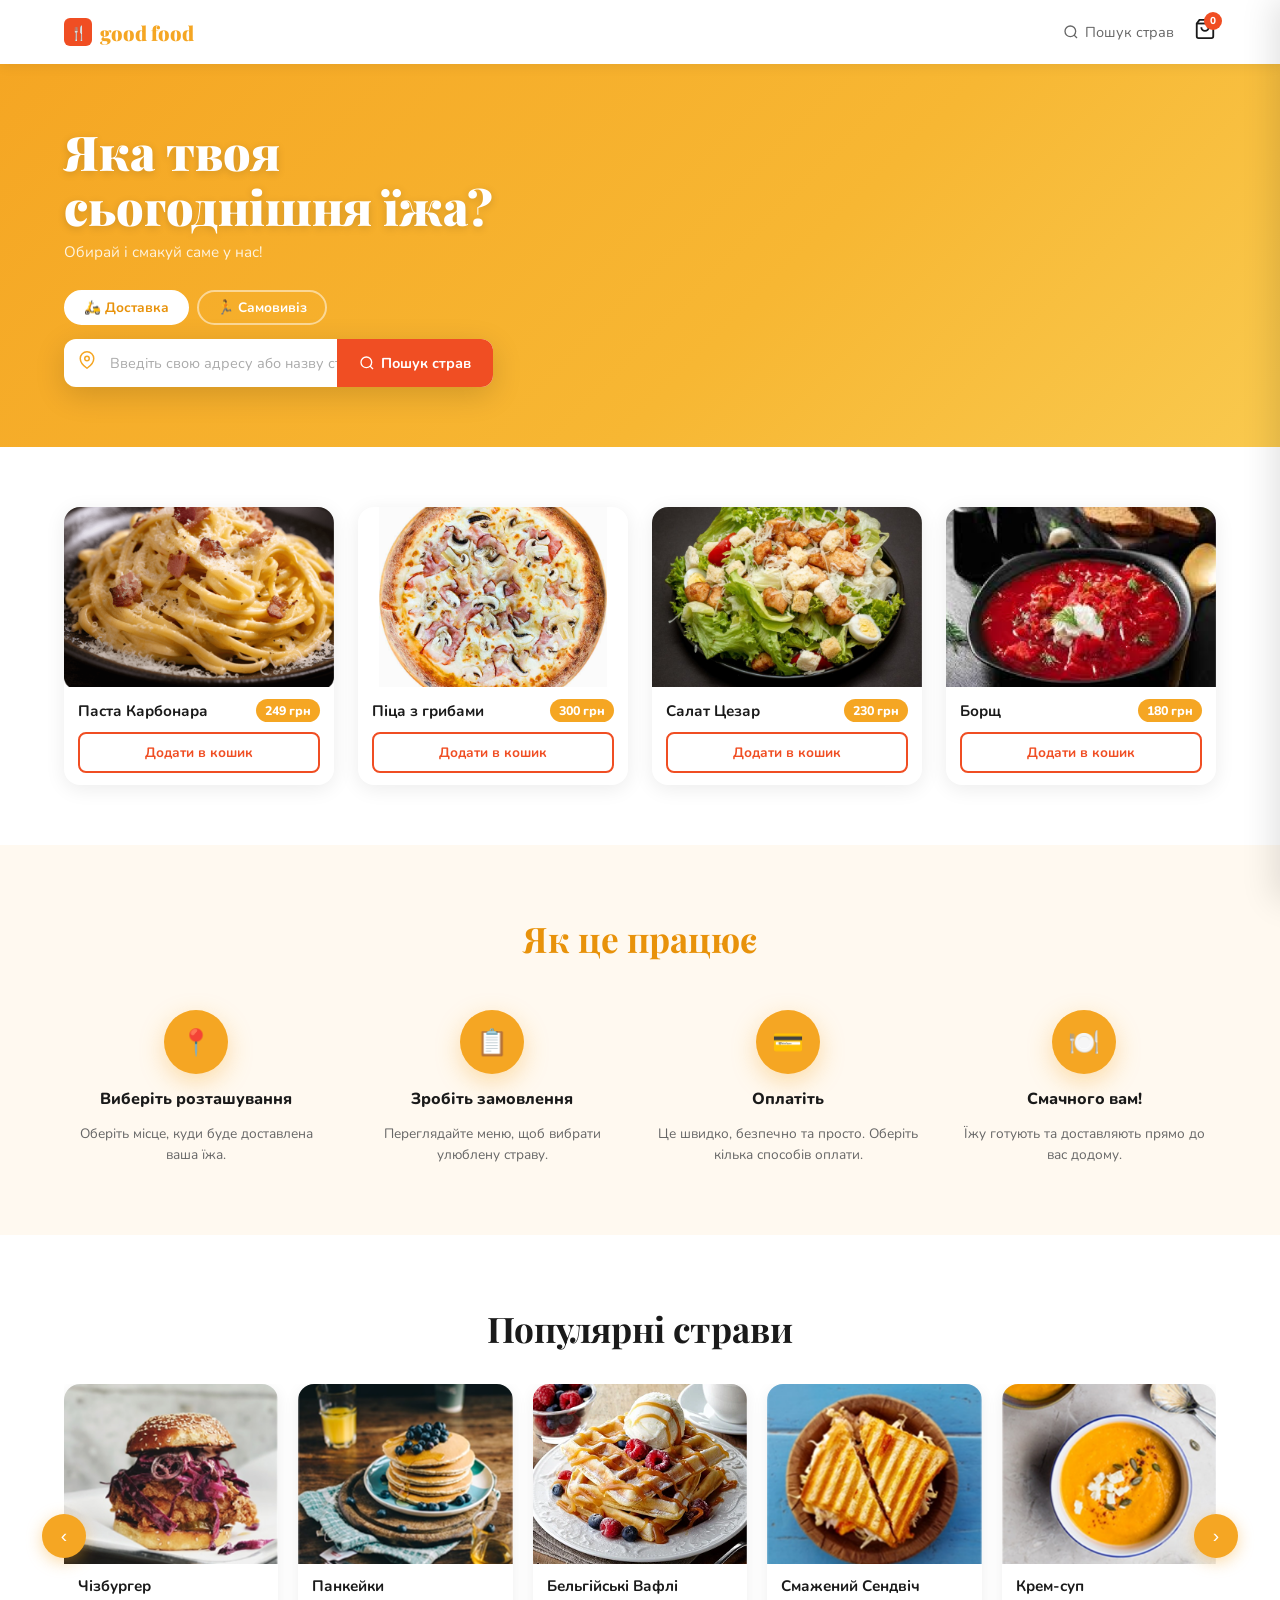
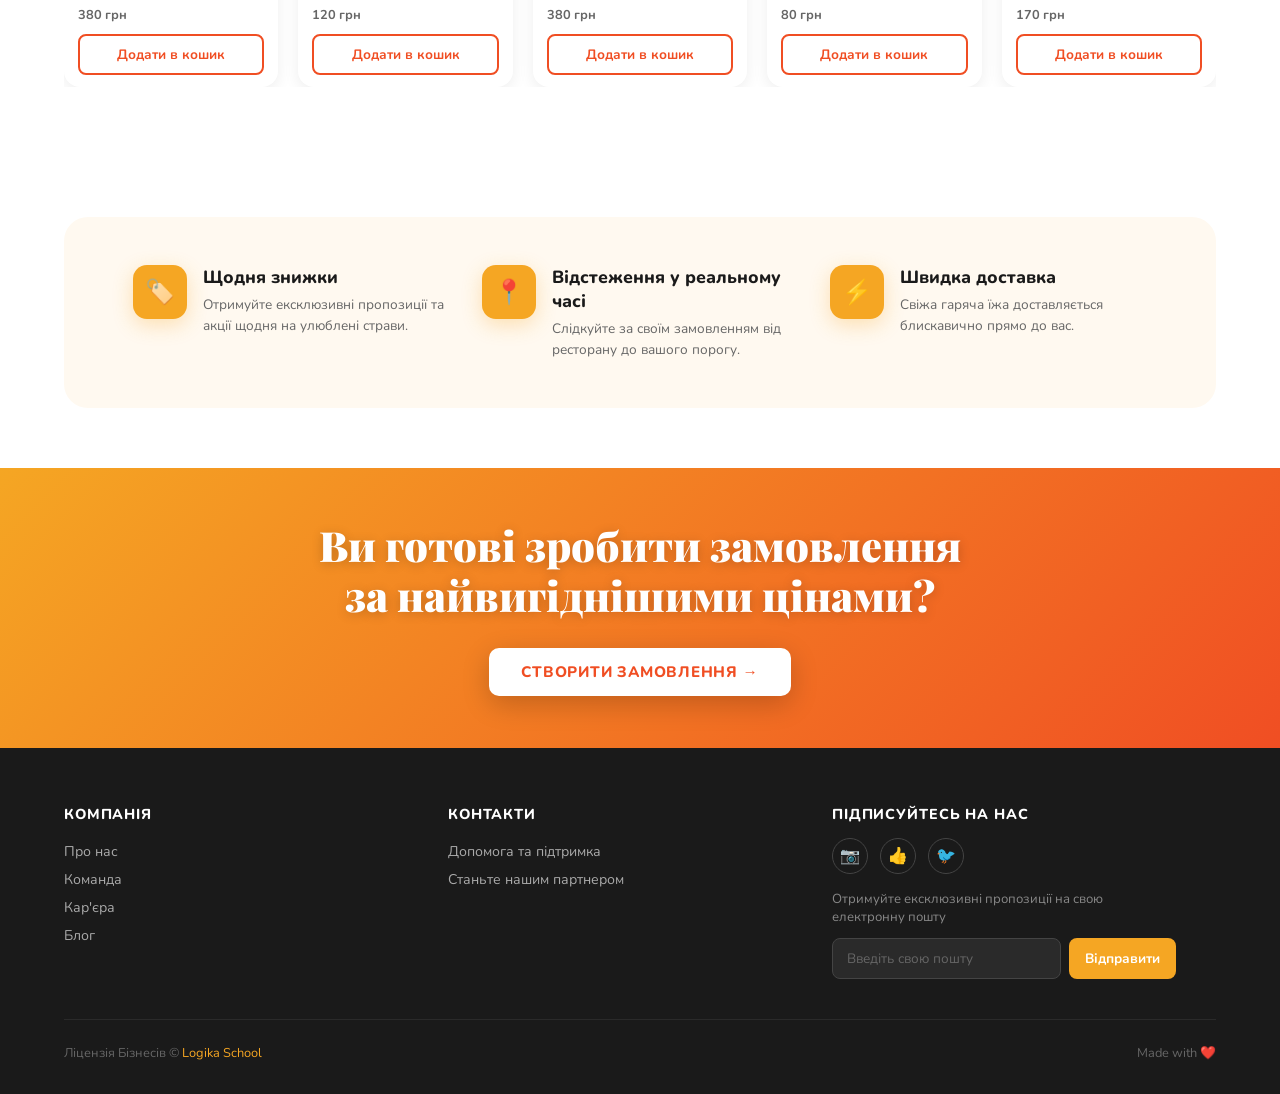
<file: index.html>
<!DOCTYPE html>
<html lang="uk">
<head>
  <meta charset="UTF-8" />
  <meta name="viewport" content="width=device-width, initial-scale=1.0" />
  <title>Good Food — Яка твоя сьогоднішня їжа?</title>
  <link href="https://fonts.googleapis.com/css2?family=Nunito:wght@400;600;700;800;900&family=Playfair+Display:wght@700;900&display=swap" rel="stylesheet" />
  <link rel="stylesheet" href="style.css" />
</head>
<body>

<!-- NAVBAR -->
<nav>
  <a class="logo" href="#">
    <span class="logo-icon">🍴</span>
    <span>good <span>food</span></span>
  </a>
  <div class="nav-right">
    <div class="nav-search" id="nav-search-btn">
      <svg width="16" height="16" fill="none" stroke="currentColor" stroke-width="2" viewBox="0 0 24 24"><circle cx="11" cy="11" r="8"/><path d="m21 21-4.35-4.35"/></svg>
      Пошук страв
    </div>
    <div class="nav-cart" id="cart-icon">
      <svg width="22" height="22" fill="none" stroke="currentColor" stroke-width="2" viewBox="0 0 24 24"><path d="M6 2 3 6v14a2 2 0 0 0 2 2h14a2 2 0 0 0 2-2V6l-3-4Z"/><line x1="3" y1="6" x2="21" y2="6"/><path d="M16 10a4 4 0 0 1-8 0"/></svg>
      <div class="cart-badge" id="cart-badge">0</div>
    </div>
  </div>
</nav>

<!-- SEARCH OVERLAY -->
<div class="search-overlay" id="search-overlay">
  <div class="search-overlay-inner">
    <button class="search-close" id="search-close">&times;</button>
    <h2 class="search-overlay-title">Пошук страв</h2>
    <div class="search-overlay-bar">
      <svg width="20" height="20" fill="none" stroke="currentColor" stroke-width="2" viewBox="0 0 24 24"><circle cx="11" cy="11" r="8"/><path d="m21 21-4.35-4.35"/></svg>
      <input type="text" id="search-input" placeholder="Введіть назву страви..." autocomplete="off" />
    </div>
    <div class="search-results" id="search-results"></div>
  </div>
</div>

<!-- CART DRAWER -->
<div class="cart-overlay" id="cart-overlay"></div>
<div class="cart-drawer" id="cart-drawer">
  <div class="cart-header">
    <h2>🛒 Кошик</h2>
    <button class="cart-drawer-close" id="cart-drawer-close">&times;</button>
  </div>
  <div class="cart-items" id="cart-items">
    <div class="cart-empty">
      <span>🍽️</span>
      <p>Кошик порожній</p>
      <small>Додайте щось смачне!</small>
    </div>
  </div>
  <div class="cart-footer" id="cart-footer" style="display:none">
    <div class="cart-total">
      <span>Разом:</span>
      <strong id="cart-total-price">0 грн</strong>
    </div>
    <button class="cart-checkout-btn" onclick="goToCheckout()">Оформити замовлення →</button>
  </div>
</div>

<!-- HERO -->
<section class="hero">
  <div class="hero-content">
    <h1>Яка твоя<br>сьогоднішня їжа?</h1>
    <p class="hero-sub">Обирай і смакуй саме у нас!</p>
    <div class="delivery-tabs">
      <button class="tab-btn active">🛵 Доставка</button>
      <button class="tab-btn">🏃 Самовивіз</button>
    </div>
    <div class="search-bar">
      <div class="location-icon">
        <svg width="18" height="18" fill="none" stroke="currentColor" stroke-width="2" viewBox="0 0 24 24"><path d="M21 10c0 7-9 13-9 13s-9-6-9-13a9 9 0 0 1 18 0Z"/><circle cx="12" cy="10" r="3"/></svg>
      </div>
      <input type="text" id="hero-search-input" placeholder="Введіть свою адресу або назву страви..." autocomplete="off" />
      <button class="search-btn" id="hero-search-btn">
        <svg width="16" height="16" fill="none" stroke="currentColor" stroke-width="2" viewBox="0 0 24 24"><circle cx="11" cy="11" r="8"/><path d="m21 21-4.35-4.35"/></svg>
        Пошук страв
      </button>
    </div>
  </div>
</section>

<!-- FEATURED -->
<section class="section">
  <div class="dishes-grid" id="featured-grid"></div>
</section>

<!-- HOW IT WORKS -->
<section class="how-section">
  <h2 class="section-title">Як це працює</h2>
  <div class="steps-grid">
    <div class="step"><div class="step-icon">📍</div><h3>Виберіть розташування</h3><p>Оберіть місце, куди буде доставлена ваша їжа.</p></div>
    <div class="step"><div class="step-icon">📋</div><h3>Зробіть замовлення</h3><p>Переглядайте меню, щоб вибрати улюблену страву.</p></div>
    <div class="step"><div class="step-icon">💳</div><h3>Оплатіть</h3><p>Це швидко, безпечно та просто. Оберіть кілька способів оплати.</p></div>
    <div class="step"><div class="step-icon">🍽️</div><h3>Смачного вам!</h3><p>Їжу готують та доставляють прямо до вас додому.</p></div>
  </div>
</section>

<!-- POPULAR -->
<section class="popular-section">
  <h2 class="section-title">Популярні страви</h2>
  <div class="carousel-wrapper">
    <button class="carousel-btn prev">&#8249;</button>
    <div class="carousel" id="popular-carousel"></div>
    <button class="carousel-btn next">&#8250;</button>
  </div>
</section>

<!-- PERKS -->
<section class="perks-section">
  <div class="perks-banner">
    <div class="perk"><div class="perk-icon">🏷️</div><div><h3>Щодня знижки</h3><p>Отримуйте ексклюзивні пропозиції та акції щодня на улюблені страви.</p></div></div>
    <div class="perk"><div class="perk-icon">📍</div><div><h3>Відстеження у реальному часі</h3><p>Слідкуйте за своїм замовленням від ресторану до вашого порогу.</p></div></div>
    <div class="perk"><div class="perk-icon">⚡</div><div><h3>Швидка доставка</h3><p>Свіжа гаряча їжа доставляється блискавично прямо до вас.</p></div></div>
  </div>
</section>

<!-- CTA -->
<section class="cta-section">
  <div class="cta-bg"></div>
  <div class="cta-content">
    <h2>Ви готові зробити замовлення<br>за найвигіднішими цінами?</h2>
    <button class="cta-btn">Створити замовлення →</button>
  </div>
</section>

<!-- FOOTER -->
<footer>
  <div class="footer-grid">
    <div class="footer-col">
      <h4>Компанія</h4>
      <a href="#">Про нас</a><a href="#">Команда</a><a href="#">Кар'єра</a><a href="#">Блог</a>
    </div>
    <div class="footer-col">
      <h4>Контакти</h4>
      <a href="#">Допомога та підтримка</a><a href="#">Станьте нашим партнером</a>
    </div>
    <div class="footer-col">
      <h4>Підписуйтесь на нас</h4>
      <div class="social-icons">
        <div class="social-icon">📷</div>
        <div class="social-icon">👍</div>
        <div class="social-icon">🐦</div>
      </div>
      <p style="font-size:.82rem;color:#888;margin-bottom:8px;">Отримуйте ексклюзивні пропозиції на свою електронну пошту</p>
      <div class="newsletter-row">
        <input type="email" placeholder="Введіть свою пошту" />
        <button class="newsletter-btn">Відправити</button>
      </div>
    </div>
  </div>
  <div class="footer-bottom">
    <span>Ліцензія Бізнесів &copy; <a href="#">Logika School</a></span>
    <span>Made with ❤️</span>
  </div>
</footer>

<script>
  // ══════════════════════════════
  //  ДАНІ
  // ══════════════════════════════
  let allProducts = [];
  let cart = [];

  // ══════════════════════════════
  //  КОШИК
  // ══════════════════════════════
  function addToCart(id) {
    const item = cart.find(i => i.id === id);
    item ? item.qty++ : cart.push({ id, qty: 1 });
    updateBadge();
    renderCart();
  }

  function changeQty(id, delta) {
    const item = cart.find(i => i.id === id);
    item.qty += delta;
    if (item.qty <= 0) cart.splice(cart.indexOf(item), 1);
    updateBadge();
    renderCart();
  }

  function updateBadge() {
    document.getElementById('cart-badge').textContent =
      cart.reduce((s, i) => s + i.qty, 0);
  }

  function renderCart() {
    const list   = document.getElementById('cart-items');
    const footer = document.getElementById('cart-footer');

    if (cart.length === 0) {
      list.innerHTML = `<div class="cart-empty"><span>🍽️</span><p>Кошик порожній</p><small>Додайте щось смачне!</small></div>`;
      footer.style.display = 'none';
      return;
    }

    list.innerHTML = cart.map(i => {
      const p = allProducts.find(p => p.id === i.id);
      return `
        <div class="cart-item">
          <img src="${p.image}" alt="${p.name}" />
          <div class="cart-item-info">
            <span class="cart-item-name">${p.name}</span>
            <span class="cart-item-price">${p.price} грн</span>
          </div>
          <div class="cart-item-controls">
            <button class="qty-btn" onclick="changeQty(${i.id}, -1)">−</button>
            <span class="qty-value">${i.qty}</span>
            <button class="qty-btn" onclick="changeQty(${i.id}, +1)">+</button>
          </div>
        </div>`;
    }).join('');

    const total = cart.reduce((s, i) => s + allProducts.find(p => p.id === i.id).price * i.qty, 0);
    document.getElementById('cart-total-price').textContent = total + ' грн';
    footer.style.display = 'block';
  }

  // відкрити / закрити кошик
  document.getElementById('cart-icon').onclick        = () => document.getElementById('cart-drawer').classList.add('open');
  document.getElementById('cart-drawer-close').onclick = () => document.getElementById('cart-drawer').classList.remove('open');
  document.getElementById('cart-overlay').onclick      = () => document.getElementById('cart-drawer').classList.remove('open');

  // ══════════════════════════════
  //  ПОШУК
  // ══════════════════════════════
  function openSearch() {
    document.getElementById('search-overlay').classList.add('open');
    setTimeout(() => document.getElementById('search-input').focus(), 100);
  }

  function closeSearch() {
    document.getElementById('search-overlay').classList.remove('open');
    document.getElementById('search-input').value = '';
    document.getElementById('search-results').innerHTML = '';
  }

  function doSearch(query) {
    const q = query.trim().toLowerCase();
    const el = document.getElementById('search-results');
    if (!q) { el.innerHTML = ''; return; }

    const found = allProducts.filter(p => p.name.toLowerCase().includes(q));

    el.innerHTML = found.length === 0
      ? `<div class="search-no-results">😔 Нічого не знайдено за запитом «${query}»</div>`
      : found.map(p => `
          <div class="search-result-item">
            <img src="${p.image}" alt="${p.name}" />
            <div class="search-result-info">
              <span class="search-result-name">${p.name}</span>
              <span class="search-result-price">${p.price} грн</span>
            </div>
            <button class="search-add-btn" onclick="addToCart(${p.id}); this.textContent='✓ Додано!'; this.style.background='var(--red-orange)'; this.style.color='white'; setTimeout(() => { this.textContent='+ До кошика'; this.style.background=''; this.style.color=''; }, 1200)">
              + До кошика
            </button>
          </div>`).join('');
  }

  document.getElementById('nav-search-btn').onclick  = openSearch;
  document.getElementById('search-close').onclick    = closeSearch;
  document.getElementById('search-overlay').onclick  = e => { if (e.target === document.getElementById('search-overlay')) closeSearch(); };
  document.getElementById('search-input').oninput    = e => doSearch(e.target.value);

  document.getElementById('hero-search-btn').onclick = () => {
    const val = document.getElementById('hero-search-input').value;
    openSearch();
    setTimeout(() => { document.getElementById('search-input').value = val; doSearch(val); }, 150);
  };
  document.getElementById('hero-search-input').onkeydown = e => {
    if (e.key === 'Enter') document.getElementById('hero-search-btn').click();
  };

  document.addEventListener('keydown', e => {
    if (e.key === 'Escape') { closeSearch(); document.getElementById('cart-drawer').classList.remove('open'); }
  });

  // ══════════════════════════════
  //  РЕНДЕР КАРТОК
  // ══════════════════════════════
  function cardHTML(p, showBadge) {
    return `
      <div class="dish-card">
        <img class="dish-img" src="${p.image}" alt="${p.name}" />
        <div class="dish-info">
          <div class="dish-meta">
            <span class="dish-name">${p.name}</span>
            ${showBadge ? `<span class="dish-price">${p.price} грн</span>` : ''}
          </div>
          ${!showBadge ? `<p style="font-size:.8rem;color:var(--gray);margin-bottom:10px;font-weight:700;">${p.price} грн</p>` : ''}
          <button class="add-btn"
            onclick="addToCart(${p.id}); this.textContent='✓ Додано!'; this.style.background='var(--red-orange)'; this.style.color='white'; setTimeout(() => { this.textContent='Додати в кошик'; this.style.background=''; this.style.color=''; }, 1200)">
            Додати в кошик
          </button>
        </div>
      </div>`;
  }

  fetch('products.json')
    .then(r => r.json())
    .then(data => {
      allProducts = [...data.featured, ...data.popular];
      document.getElementById('featured-grid').innerHTML    = data.featured.map(p => cardHTML(p, true)).join('');
      document.getElementById('popular-carousel').innerHTML = data.popular.map(p => cardHTML(p, false)).join('');
    });

  function goToCheckout() {
    localStorage.setItem("gf_cart", JSON.stringify(cart));
    window.location.href = "checkout.html";
  }

  // Delivery tabs
  document.querySelectorAll('.tab-btn').forEach(btn => {
    btn.addEventListener('click', () => {
      document.querySelectorAll('.tab-btn').forEach(b => b.classList.remove('active'));
      btn.classList.add('active');
    });
  });
</script>
</body>
</html>
</file>
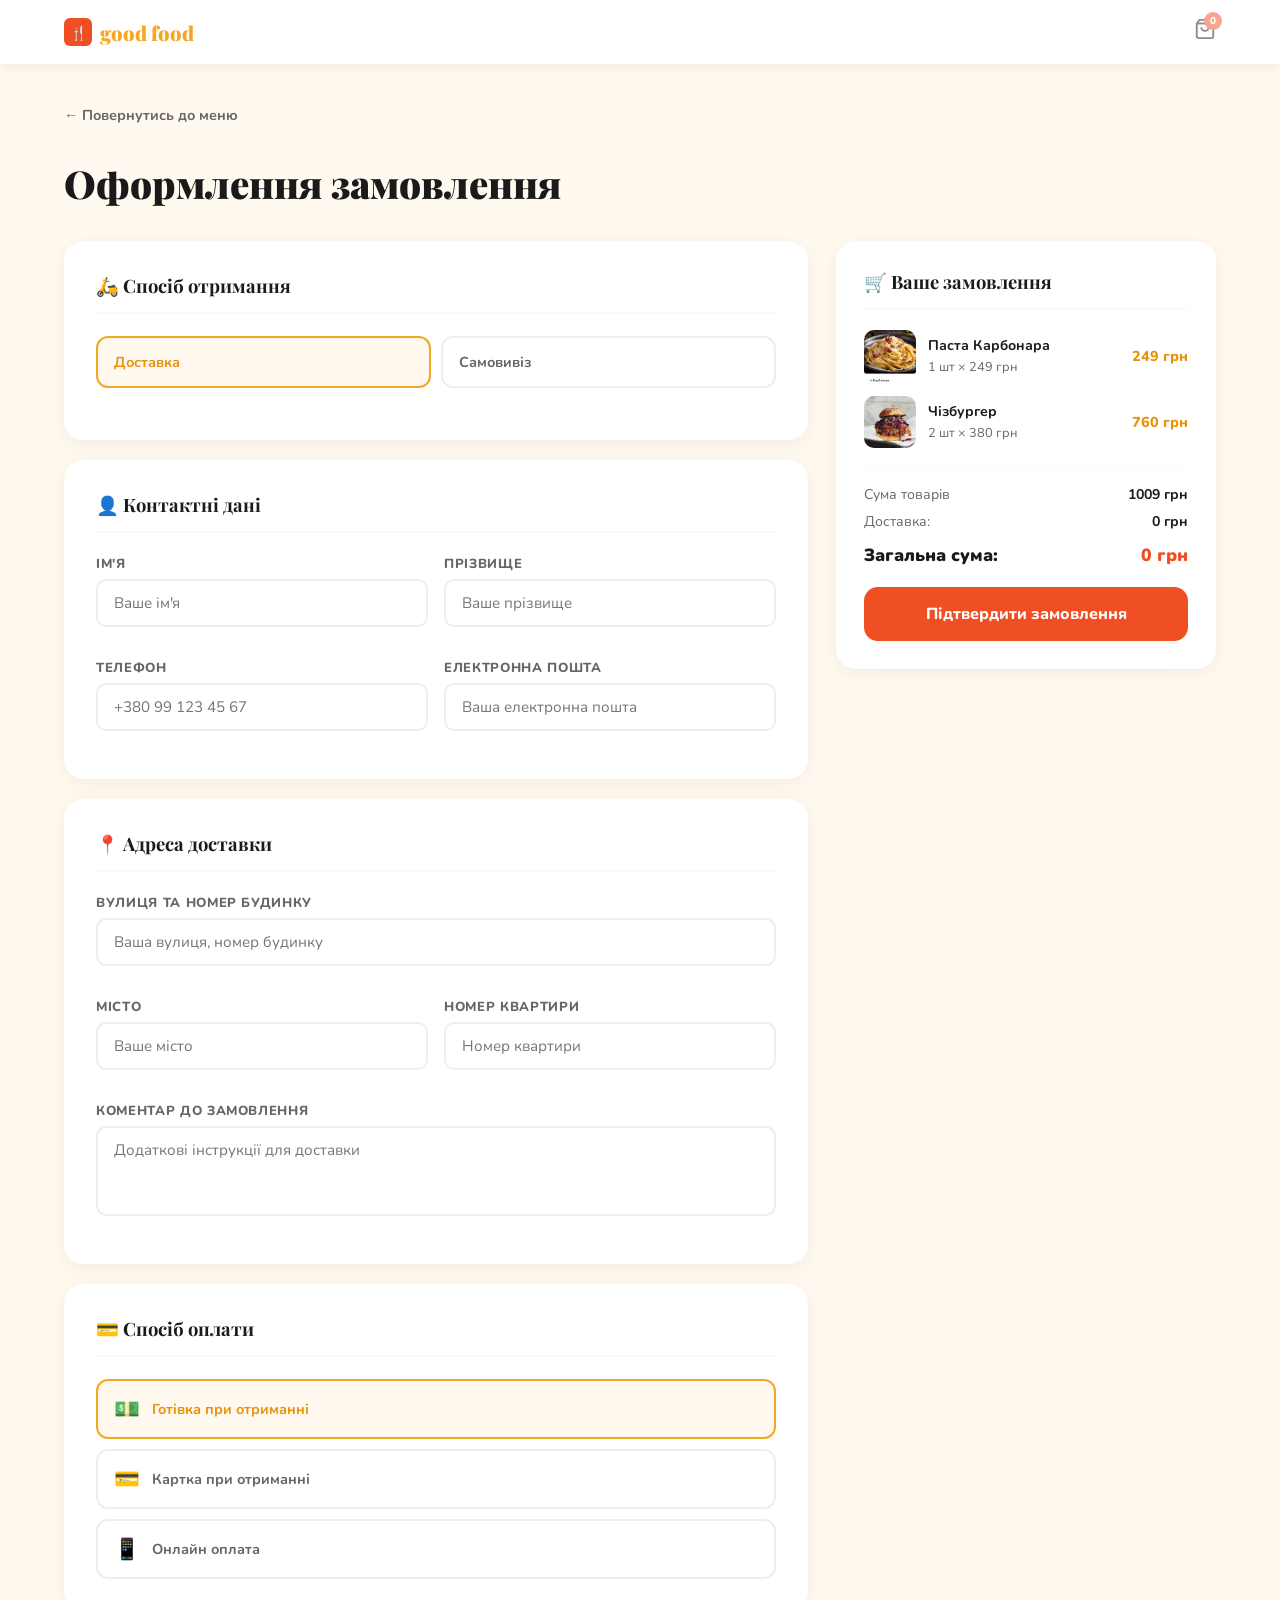
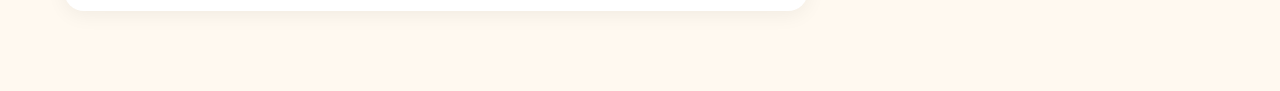
<file: checkout.html>
<!DOCTYPE html>
<html lang="uk">
<head>
  <meta charset="UTF-8" />
  <meta name="viewport" content="width=device-width, initial-scale=1.0" />
  <title>Good Food — Оформлення замовлення</title>
  <link href="https://fonts.googleapis.com/css2?family=Nunito:wght@400;600;700;800;900&family=Playfair+Display:wght@700;900&display=swap" rel="stylesheet" />
  <link rel="stylesheet" href="style.css" />
  <style>
    /* ─── CHECKOUT PAGE ─── */
    .checkout-page {
      min-height: 100vh;
      background: var(--cream);
      padding: 40px 5% 80px;
    }
 
    .checkout-back {
      display: inline-flex;
      align-items: center;
      gap: 6px;
      color: var(--gray);
      font-size: .9rem;
      font-weight: 700;
      text-decoration: none;
      margin-bottom: 32px;
      transition: color .2s;
    }
    .checkout-back:hover { color: var(--orange-dark); }
 
    .checkout-title {
      font-family: 'Playfair Display', serif;
      font-size: clamp(1.8rem, 3vw, 2.4rem);
      font-weight: 900;
      color: var(--dark);
      margin-bottom: 32px;
    }
 
    .checkout-grid {
      display: grid;
      grid-template-columns: 1fr 380px;
      gap: 28px;
      align-items: start;
    }
 
    /* ─── FORM CARD ─── */
    .checkout-card {
      background: white;
      border-radius: 20px;
      padding: 32px;
      box-shadow: 0 4px 20px rgba(0,0,0,.06);
    }
 
    .checkout-card h3 {
      font-family: 'Playfair Display', serif;
      font-size: 1.15rem;
      font-weight: 700;
      color: var(--dark);
      margin-bottom: 22px;
      padding-bottom: 14px;
      border-bottom: 2px solid var(--cream);
    }
 
    .form-row {
      display: grid;
      grid-template-columns: 1fr 1fr;
      gap: 16px;
    }
 
    .form-group {
      display: flex;
      flex-direction: column;
      gap: 6px;
      margin-bottom: 16px;
    }
 
    .form-group.full { grid-column: 1 / -1; }
 
    .form-group label {
      font-size: .82rem;
      font-weight: 800;
      color: var(--gray);
      text-transform: uppercase;
      letter-spacing: .05em;
    }
 
    .form-group input,
    .form-group select,
    .form-group textarea {
      padding: 12px 16px;
      border: 2px solid #eee;
      border-radius: 10px;
      font-family: 'Nunito', sans-serif;
      font-size: .95rem;
      color: var(--dark);
      outline: none;
      transition: border-color .2s;
      background: white;
    }
 
    .form-group input:focus,
    .form-group select:focus,
    .form-group textarea:focus {
      border-color: var(--orange);
    }
 
    .form-group textarea {
      resize: none;
      height: 90px;
    }
 
    /* Delivery type toggle */
    .delivery-toggle {
      display: grid;
      grid-template-columns: 1fr 1fr;
      gap: 10px;
      margin-bottom: 20px;
    }
 
    .delivery-option {
      display: flex;
      align-items: center;
      gap: 10px;
      padding: 14px 16px;
      border: 2px solid #eee;
      border-radius: 12px;
      cursor: pointer;
      transition: all .2s;
      font-weight: 700;
      font-size: .9rem;
      color: var(--gray);
    }
 
    .delivery-option.active {
      border-color: var(--orange);
      background: #fff8ee;
      color: var(--orange-dark);
    }
 
    .delivery-option input { display: none; }
 
    /* Payment options */
    .payment-options {
      display: flex;
      flex-direction: column;
      gap: 10px;
      margin-bottom: 0;
    }
 
    .payment-option {
      display: flex;
      align-items: center;
      gap: 12px;
      padding: 14px 16px;
      border: 2px solid #eee;
      border-radius: 12px;
      cursor: pointer;
      transition: all .2s;
      font-weight: 700;
      font-size: .9rem;
      color: var(--gray);
    }
 
    .payment-option.active {
      border-color: var(--orange);
      background: #fff8ee;
      color: var(--orange-dark);
    }
 
    .payment-option input { display: none; }
 
    .payment-icon { font-size: 1.3rem; }
 
    /* ─── ORDER SUMMARY ─── */
    .order-summary {
      background: white;
      border-radius: 20px;
      padding: 28px;
      box-shadow: 0 4px 20px rgba(0,0,0,.06);
      position: sticky;
      top: 80px;
    }
 
    .order-summary h3 {
      font-family: 'Playfair Display', serif;
      font-size: 1.15rem;
      font-weight: 700;
      color: var(--dark);
      margin-bottom: 20px;
      padding-bottom: 14px;
      border-bottom: 2px solid var(--cream);
    }
 
    .summary-items {
      display: flex;
      flex-direction: column;
      gap: 14px;
      margin-bottom: 20px;
    }
 
    .summary-item {
      display: flex;
      align-items: center;
      gap: 12px;
    }
 
    .summary-item img {
      width: 52px;
      height: 52px;
      border-radius: 10px;
      object-fit: cover;
      flex-shrink: 0;
    }
 
    .summary-item-info {
      flex: 1;
    }
 
    .summary-item-name {
      font-size: .88rem;
      font-weight: 700;
      color: var(--dark);
      display: block;
    }
 
    .summary-item-qty {
      font-size: .8rem;
      color: var(--gray);
    }
 
    .summary-item-price {
      font-size: .9rem;
      font-weight: 800;
      color: var(--orange-dark);
      white-space: nowrap;
    }
 
    .summary-empty {
      text-align: center;
      color: var(--gray);
      font-size: .9rem;
      padding: 20px 0;
    }
 
    .summary-divider {
      height: 1px;
      background: var(--cream);
      margin: 16px 0;
    }
 
    .summary-row {
      display: flex;
      justify-content: space-between;
      font-size: .88rem;
      color: var(--gray);
      margin-bottom: 8px;
    }
 
    .summary-row span:last-child { font-weight: 700; color: var(--dark); }
 
    .summary-total {
      display: flex;
      justify-content: space-between;
      font-size: 1.1rem;
      font-weight: 900;
      color: var(--dark);
      margin-top: 12px;
    }
 
    .summary-total span:last-child { color: var(--red-orange); }
 
    .place-order-btn {
      width: 100%;
      margin-top: 20px;
      padding: 16px;
      background: var(--red-orange);
      color: white;
      border: none;
      border-radius: 14px;
      font-family: 'Nunito', sans-serif;
      font-size: 1rem;
      font-weight: 800;
      cursor: pointer;
      transition: background .2s, transform .15s;
    }
 
    .place-order-btn:hover {
      background: #d94218;
      transform: translateY(-2px);
    }
 
    .place-order-btn:disabled {
      background: #ccc;
      cursor: not-allowed;
      transform: none;
    }
 
    /* ─── SUCCESS SCREEN ─── */
    .success-screen {
      display: none;
      flex-direction: column;
      align-items: center;
      justify-content: center;
      text-align: center;
      padding: 80px 20px;
      animation: fadeUp .5s ease both;
    }
 
    .success-screen.show { display: flex; }
 
    .success-icon {
      width: 90px;
      height: 90px;
      background: linear-gradient(135deg, var(--orange), var(--red-orange));
      border-radius: 50%;
      display: flex;
      align-items: center;
      justify-content: center;
      font-size: 2.5rem;
      margin-bottom: 24px;
      box-shadow: 0 12px 36px rgba(245,166,35,.4);
    }
 
    .success-screen h2 {
      font-family: 'Playfair Display', serif;
      font-size: 2rem;
      font-weight: 900;
      color: var(--dark);
      margin-bottom: 12px;
    }
 
    .success-screen p {
      color: var(--gray);
      font-size: 1rem;
      margin-bottom: 32px;
      line-height: 1.6;
    }
 
    .success-back-btn {
      display: inline-flex;
      align-items: center;
      gap: 8px;
      background: var(--orange);
      color: white;
      border: none;
      border-radius: 12px;
      padding: 14px 28px;
      font-family: 'Nunito', sans-serif;
      font-size: 1rem;
      font-weight: 800;
      cursor: pointer;
      text-decoration: none;
      transition: background .2s;
    }
 
    .success-back-btn:hover { background: var(--orange-dark); }
 
    /* ─── RESPONSIVE ─── */
    @media (max-width: 860px) {
      .checkout-grid {
        grid-template-columns: 1fr;
      }
      .order-summary { position: static; }
    }
 
    @media (max-width: 500px) {
      .form-row { grid-template-columns: 1fr; }
      .delivery-toggle { grid-template-columns: 1fr; }
    }
  </style>
</head>
<body>
 
<!-- NAVBAR -->
<nav>
  <a class="logo" href="index.html">
    <span class="logo-icon">🍴</span>
    <span>good <span>food</span></span>
  </a>
  <div class="nav-right">
    <div class="nav-cart" id="cart-icon" style="cursor:default; opacity:.5">
      <svg width="22" height="22" fill="none" stroke="currentColor" stroke-width="2" viewBox="0 0 24 24"><path d="M6 2 3 6v14a2 2 0 0 0 2 2h14a2 2 0 0 0 2-2V6l-3-4Z"/><line x1="3" y1="6" x2="21" y2="6"/><path d="M16 10a4 4 0 0 1-8 0"/></svg>
      <div class="cart-badge" id="cart-count">0</div>
    </div>
  </div>
</nav>

<div class="checkout-page">
    <a class="checkout-back" href="index.html">← Повернутись до меню</a>
    <h1 class="checkout-title">Оформлення замовлення</h1>
    <div class="checkout-grid">
        <div>

            <div class="checkout-card" style="margin-bottom: 20px;">
                <h3>🛵 Спосіб отримання</h3>
                <div class="delivery-toggle">
                    <label class="delivery-option active" id="opt-delivery">
                        <input type="radio" name="delivery" value="delivery" checked />
                        Доставка
                    </label>
                    <label class="delivery-option">
                        <input type="radio" name="delivery" value="pickup" />
                        Самовивіз
                    </label>
        </div>
</div>

            <div class="checkout-card" style="margin-bottom: 20px;">
                <h3>👤 Контактні дані</h3>
                <div class="form-row">
                    <div class="form-group">
                        <label>Ім'я</label>
                        <input type="text" id="field-name" placeholder="Ваше ім'я" />
                    </div>
                    <div class="form-group">
                        <label>Прізвище</label>
                        <input type="text" id="field-surname" placeholder="Ваше прізвище" />
                    </div>
                    <div class="form-group">
                        <label>Телефон</label>
                        <input type="tel" id="field-phone" placeholder="+380 99 123 45 67" />
                    </div>
                    <div class="form-group">
                        <label>Електронна пошта</label>
                        <input type="email" id="field-email" placeholder="Ваша електронна пошта" />
                    </div>
                </div>
            </div>

            <div class="checkout-card" id="address-card" style="margin-bottom: 20px;">
                <h3>📍 Адреса доставки</h3>
                <div class="form-row">
                    <div class="form-group full">
                        <label>Вулиця та номер будинку</label>
                        <input type="text" id="field-street" placeholder="Ваша вулиця, номер будинку" />
                    </div>
                    <div class="form-group">
                        <label>Місто</label>
                        <input type="text" id="field-city" placeholder="Ваше місто" />
                    </div>
                    <div class="form-group">
                        <label>Номер квартири</label>
                        <input type="text" id="field-apartment" placeholder="Номер квартири" />
                    </div>
                    <div class="form-group full">
                        <label>Коментар до замовлення</label>
                        <textarea id="field-comment" placeholder="Додаткові інструкції для доставки"></textarea>
                    </div>
                </div>
            </div>

            <div class="checkout-card">
          <h3>💳 Спосіб оплати</h3>
          <div class="payment-options">
            <label class="payment-option active" id="pay-cash">
              <input type="radio" name="payment" value="cash" checked />
              <span class="payment-icon">💵</span> Готівка при отриманні
            </label>
            <label class="payment-option" id="pay-card">
              <input type="radio" name="payment" value="card" />
              <span class="payment-icon">💳</span> Картка при отриманні
            </label>
            <label class="payment-option" id="pay-online">
              <input type="radio" name="payment" value="online" />
              <span class="payment-icon">📱</span> Онлайн оплата
            </label>
          </div>
        </div>
        </div>

            <div class="order-summary">
                <h3>🛒 Ваше замовлення</h3>
                <div class="summary-items" id="summary-items">
                    <div class="summary-empty">Ваш кошик порожній</div>
                </div>
                <div class="summary-divider"></div>
                <div class="summary-row">
                    <span>Сума товарів</span>
                    <span id="subtotal">0 грн</span>
                </div>
                <div class="summary-row">
                    <span>Доставка:</span>
                    <span id="delivery-fee">0 грн</span>
                </div>
                <div class="summary-total">
                    <span>Загальна сума:</span>
                    <span id="total">0 грн</span>
                </div>
                <button class="place-order-btn" id="place-order-btn" onclick="placeOrder()">Підтвердити замовлення</button>
            </div>
    </div>
</div>


<div class="success-screen" id="success-screen">
    <div class="success-icon">✓</div>
    <h2>Дякуємо за замовлення!</h2>
    <p>Ваше замовлення успішно оформлено і вже готується. Очікуйте на дзвінок від нашого кур'єра для підтвердження деталей доставки.</p>
    <a href="index.html" class="success-back-btn">Повернутись до меню</a>
</div>
</div>
<script>
  const DELIVERY_FEE = 49;
 
  let cart = [];
  try {
    const saved = localStorage.getItem('gf_cart');
    if (saved) cart = JSON.parse(saved);
  } catch(e) {}
 
  if (cart.length === 0) {
    cart = [
      { id: 1, name: 'Паста Карбонара', price: 249, qty: 1, image: './img/Flash Deal Card.png' },
      { id: 5, name: 'Чізбургер',       price: 380, qty: 2, image: './img/Rectangle 336.png'   }
    ];
  }
 
  // ── Рендер підсумку ──
  function renderSummary() {
    const list = document.getElementById('summary-items');
    if (cart.length === 0) {
      list.innerHTML = '<p class="summary-empty">Кошик порожній</p>';
      document.getElementById('place-order-btn').disabled = true;
    } else {
      list.innerHTML = cart.map(i => `
        <div class="summary-item">
          <img src="${i.image}" alt="${i.name}" onerror="this.style.display='none'" />
          <div class="summary-item-info">
            <span class="summary-item-name">${i.name}</span>
            <span class="summary-item-qty">${i.qty} шт × ${i.price} грн</span>
          </div>
          <span class="summary-item-price">${i.price * i.qty} грн</span>
        </div>`).join('');
    }
 
    const subtotal = cart.reduce((s, i) => s + i.price * i.qty, 0);
    const isPickup = document.querySelector('input[name="delivery"]:checked')?.value === 'pickup';
    const delivery = isPickup ? 0 : DELIVERY_FEE;
 
    document.getElementById('subtotal').textContent     = subtotal + ' грн';
    document.getElementById('delivery-cost').textContent = isPickup ? 'Безкоштовно' : delivery + ' грн';
    document.getElementById('total-price').textContent  = (subtotal + delivery) + ' грн';
    document.getElementById('cart-count').textContent   = cart.reduce((s, i) => s + i.qty, 0);
  }
 
  // ── Delivery toggle ──
  document.querySelectorAll('input[name="delivery"]').forEach(radio => {
    radio.addEventListener('change', () => {
      document.querySelectorAll('.delivery-option').forEach(el => el.classList.remove('active'));
      radio.closest('.delivery-option').classList.add('active');
      const isPickup = radio.value === 'pickup';
      document.getElementById('address-card').style.display = isPickup ? 'none' : 'block';
      renderSummary();
    });
  });
 
  // ── Payment toggle ──
  document.querySelectorAll('input[name="payment"]').forEach(radio => {
    radio.addEventListener('change', () => {
      document.querySelectorAll('.payment-option').forEach(el => el.classList.remove('active'));
      radio.closest('.payment-option').classList.add('active');
    });
  });
 
  // ── Оформити замовлення ──
  function placeOrder() {
    const name  = document.getElementById('field-name').value.trim();
    const phone = document.getElementById('field-phone').value.trim();
    const isPickup = document.querySelector('input[name="delivery"]:checked')?.value === 'pickup';
    const street = document.getElementById('field-street').value.trim();
 
    if (!name)  { alert('Введіть своє ім\'я'); return; }
    if (!phone) { alert('Введіть номер телефону'); return; }
    if (!isPickup && !street) { alert('Введіть адресу доставки'); return; }
 
    // Успіх
    document.getElementById('checkout-form-section').style.display = 'none';
    document.getElementById('success-screen').classList.add('show');
    localStorage.removeItem('gf_cart');
  }
 
  renderSummary();
</script>
</body>
</html>
</file>
<file: style.css>
*, *::before, *::after { box-sizing: border-box; margin: 0; padding: 0; }

:root {
  --orange: #f5a623;
  --orange-dark: #e8920a;
  --red-orange: #f04e23;
  --cream: #fff9f0;
  --dark: #1a1a1a;
  --gray: #666;
  --light-gray: #f5f5f5;
  --white: #ffffff;
}

body {
  font-family: 'Nunito', sans-serif;
  color: var(--dark);
  background: var(--white);
  overflow-x: hidden;
}

/* ─── NAVBAR ─── */
nav {
  position: sticky;
  top: 0;
  z-index: 100;
  background: var(--white);
  box-shadow: 0 2px 12px rgba(0,0,0,.07);
  display: flex;
  align-items: center;
  justify-content: space-between;
  padding: 0 5%;
  height: 64px;
}

.logo {
  display: flex;
  align-items: center;
  gap: 8px;
  font-family: 'Playfair Display', serif;
  font-size: 1.25rem;
  font-weight: 900;
  color: var(--dark);
  text-decoration: none;
}

.logo-icon {
  width: 28px;
  height: 28px;
  background: var(--red-orange);
  border-radius: 6px;
  display: flex;
  align-items: center;
  justify-content: center;
  color: white;
  font-size: 14px;
}

.logo span { color: var(--orange); }

.nav-right {
  display: flex;
  align-items: center;
  gap: 20px;
}

.nav-search {
  display: flex;
  align-items: center;
  gap: 6px;
  font-size: .9rem;
  color: var(--gray);
  cursor: pointer;
  transition: color .2s;
}

.nav-search:hover { color: var(--orange); }

.nav-cart {
  position: relative;
  cursor: pointer;
}

.nav-cart svg { color: var(--dark); }

.cart-badge {
  position: absolute;
  top: -6px;
  right: -6px;
  background: var(--red-orange);
  color: white;
  font-size: 10px;
  font-weight: 800;
  width: 18px;
  height: 18px;
  border-radius: 50%;
  display: flex;
  align-items: center;
  justify-content: center;
}

/* ─── HERO ─── */
.hero {
  background: linear-gradient(135deg, #f5a623 0%, #f7b733 60%, #f9c94e 100%);
  min-height: 380px;
  display: flex;
  align-items: center;
  padding: 60px 5%;
  position: relative;
  overflow: hidden;
}

.hero::after {
  content: '';
  position: absolute;
  right: 0; top: 0;
  width: 50%;
  height: 100%;
  background: url('https://images.unsplash.com/photo-1569050467447-ce54b3bbc37d?w=800&q=80') center/cover no-repeat;
  mask-image: linear-gradient(to left, rgba(0,0,0,.6) 0%, transparent 100%);
  -webkit-mask-image: linear-gradient(to left, rgba(0,0,0,.6) 0%, transparent 100%);
}

.hero-content { position: relative; z-index: 2; max-width: 520px; }

.hero h1 {
  font-family: 'Playfair Display', serif;
  font-size: clamp(2rem, 4vw, 3rem);
  font-weight: 900;
  color: var(--white);
  line-height: 1.15;
  margin-bottom: 8px;
  text-shadow: 0 2px 8px rgba(0,0,0,.15);
}

.hero-sub {
  font-size: .95rem;
  color: rgba(255,255,255,.85);
  margin-bottom: 28px;
}

.delivery-tabs {
  display: flex;
  gap: 8px;
  margin-bottom: 14px;
}

.tab-btn {
  padding: 6px 18px;
  border-radius: 20px;
  border: 2px solid rgba(255,255,255,.5);
  background: transparent;
  color: white;
  font-family: 'Nunito', sans-serif;
  font-size: .85rem;
  font-weight: 700;
  cursor: pointer;
  transition: all .2s;
}

.tab-btn.active {
  background: white;
  color: var(--orange-dark);
  border-color: white;
}

.search-bar {
  display: flex;
  align-items: center;
  background: white;
  border-radius: 12px;
  overflow: hidden;
  box-shadow: 0 8px 30px rgba(0,0,0,.15);
}

.search-bar .location-icon {
  padding: 0 14px;
  color: var(--orange);
}

.search-bar input {
  flex: 1;
  border: none;
  outline: none;
  font-family: 'Nunito', sans-serif;
  font-size: .9rem;
  padding: 14px 0;
  background: transparent;
  color: var(--dark);
}

.search-bar input::placeholder { color: #aaa; }

.search-btn {
  background: var(--red-orange);
  color: white;
  border: none;
  padding: 14px 22px;
  font-family: 'Nunito', sans-serif;
  font-size: .9rem;
  font-weight: 700;
  cursor: pointer;
  display: flex;
  align-items: center;
  gap: 6px;
  transition: background .2s;
}

.search-btn:hover { background: #d94218; }

/* ─── FEATURED DISHES ─── */
.section { padding: 60px 5%; }

.dishes-grid {
  display: grid;
  grid-template-columns: repeat(4, 1fr);
  gap: 24px;
}

.dish-card {
  border-radius: 16px;
  overflow: hidden;
  background: white;
  box-shadow: 0 4px 20px rgba(0,0,0,.08);
  transition: transform .25s, box-shadow .25s;
  cursor: pointer;
}

.dish-card:hover {
  transform: translateY(-6px);
  box-shadow: 0 12px 36px rgba(0,0,0,.14);
}

.dish-img {
  width: 100%;
  height: 180px;
  object-fit: cover;
  display: block;
}

.dish-info {
  padding: 12px 14px;
}

.dish-meta {
  display: flex;
  align-items: center;
  justify-content: space-between;
  margin-bottom: 10px;
}

.dish-name {
  font-size: .95rem;
  font-weight: 700;
  color: var(--dark);
}

.dish-price {
  background: var(--orange);
  color: white;
  font-size: .78rem;
  font-weight: 800;
  padding: 3px 9px;
  border-radius: 20px;
  white-space: nowrap;
}

.add-btn {
  width: 100%;
  padding: 9px;
  background: transparent;
  border: 2px solid var(--red-orange);
  color: var(--red-orange);
  border-radius: 8px;
  font-family: 'Nunito', sans-serif;
  font-size: .85rem;
  font-weight: 700;
  cursor: pointer;
  transition: all .2s;
}

.add-btn:hover {
  background: var(--red-orange);
  color: white;
}

/* ─── HOW IT WORKS ─── */
.how-section {
  background: var(--cream);
  padding: 70px 5%;
  text-align: center;
}

.section-title {
  font-family: 'Playfair Display', serif;
  font-size: clamp(1.5rem, 3vw, 2.2rem);
  font-weight: 700;
  color: var(--orange-dark);
  margin-bottom: 48px;
}

.steps-grid {
  display: grid;
  grid-template-columns: repeat(4, 1fr);
  gap: 32px;
}

.step {
  display: flex;
  flex-direction: column;
  align-items: center;
  gap: 14px;
}

.step-icon {
  width: 64px;
  height: 64px;
  background: var(--orange);
  border-radius: 50%;
  display: flex;
  align-items: center;
  justify-content: center;
  color: white;
  font-size: 1.6rem;
  box-shadow: 0 8px 24px rgba(245,166,35,.35);
  transition: transform .2s;
}

.step:hover .step-icon { transform: scale(1.1); }

.step h3 {
  font-size: 1rem;
  font-weight: 800;
}

.step p {
  font-size: .85rem;
  color: var(--gray);
  line-height: 1.5;
}

/* ─── POPULAR ─── */
.popular-section { padding: 70px 5%; }

.popular-section .section-title {
  color: var(--dark);
  text-align: center;
  margin-bottom: 32px;
}

.carousel-wrapper {
  position: relative;
}

.carousel {
  display: grid;
  grid-template-columns: repeat(5, 1fr);
  gap: 20px;
  overflow: hidden;
}

.carousel .dish-card { box-shadow: 0 4px 16px rgba(0,0,0,.07); }

.carousel-btn {
  position: absolute;
  top: 50%;
  transform: translateY(-50%);
  width: 44px;
  height: 44px;
  border-radius: 50%;
  border: none;
  background: var(--orange);
  color: white;
  font-size: 1.2rem;
  cursor: pointer;
  z-index: 5;
  display: flex;
  align-items: center;
  justify-content: center;
  box-shadow: 0 4px 16px rgba(245,166,35,.4);
  transition: background .2s, transform .2s;
}

.carousel-btn:hover {
  background: var(--orange-dark);
  transform: translateY(-50%) scale(1.08);
}

.carousel-btn.prev { left: -22px; }
.carousel-btn.next { right: -22px; }

/* ─── PERKS ─── */
.perks-section {
  padding: 60px 5%;
}

.perks-banner {
  background: var(--cream);
  border-radius: 24px;
  padding: 48px 6%;
  display: grid;
  grid-template-columns: repeat(3, 1fr);
  gap: 32px;
}

.perk {
  display: flex;
  align-items: flex-start;
  gap: 16px;
}

.perk-icon {
  width: 54px;
  height: 54px;
  background: var(--orange);
  border-radius: 14px;
  flex-shrink: 0;
  display: flex;
  align-items: center;
  justify-content: center;
  font-size: 1.5rem;
  color: white;
  box-shadow: 0 6px 20px rgba(245,166,35,.3);
}

.perk h3 {
  font-size: 1.1rem;
  font-weight: 800;
  margin-bottom: 6px;
}

.perk p {
  font-size: .85rem;
  color: var(--gray);
  line-height: 1.5;
}

/* ─── CTA ─── */
.cta-section {
  position: relative;
  overflow: hidden;
  min-height: 280px;
  display: flex;
  align-items: center;
  justify-content: center;
  text-align: center;
}

.cta-bg {
  position: absolute;
  inset: 0;
  background: linear-gradient(135deg, #f5a623 0%, #f04e23 100%);
  z-index: 0;
}

.cta-bg::before {
  content: '';
  position: absolute;
  left: -40px;
  top: -30px;
  width: 340px;
  height: 340px;
  background: url('https://images.unsplash.com/photo-1512621776951-a57141f2eefd?w=500&q=80') center/cover no-repeat;
  border-radius: 50%;
  opacity: .35;
}

.cta-bg::after {
  content: '';
  position: absolute;
  right: -40px;
  bottom: -30px;
  width: 300px;
  height: 300px;
  background: url('https://images.unsplash.com/photo-1585109649139-366815a0d713?w=500&q=80') center/cover no-repeat;
  border-radius: 50%;
  opacity: .35;
}

.cta-content {
  position: relative;
  z-index: 2;
  padding: 40px 20px;
}

.cta-content h2 {
  font-family: 'Playfair Display', serif;
  font-size: clamp(1.6rem, 3.5vw, 2.6rem);
  font-weight: 900;
  color: white;
  line-height: 1.2;
  margin-bottom: 28px;
  text-shadow: 0 2px 12px rgba(0,0,0,.2);
}

.cta-btn {
  display: inline-flex;
  align-items: center;
  gap: 8px;
  background: white;
  color: var(--red-orange);
  font-family: 'Nunito', sans-serif;
  font-size: .95rem;
  font-weight: 800;
  padding: 14px 32px;
  border-radius: 10px;
  border: none;
  cursor: pointer;
  text-transform: uppercase;
  letter-spacing: .05em;
  box-shadow: 0 8px 28px rgba(0,0,0,.2);
  transition: transform .2s, box-shadow .2s;
}

.cta-btn:hover {
  transform: translateY(-3px);
  box-shadow: 0 14px 36px rgba(0,0,0,.25);
}

/* ─── FOOTER ─── */
footer {
  background: #1a1a1a;
  color: #ccc;
  padding: 56px 5% 32px;
}

.footer-grid {
  display: grid;
  grid-template-columns: 1fr 1fr 1fr auto;
  gap: 40px;
  margin-bottom: 40px;
}

.footer-col h4 {
  font-size: .9rem;
  font-weight: 800;
  color: white;
  margin-bottom: 14px;
  text-transform: uppercase;
  letter-spacing: .06em;
}

.footer-col a {
  display: block;
  color: #aaa;
  text-decoration: none;
  font-size: .88rem;
  line-height: 2;
  transition: color .2s;
}

.footer-col a:hover { color: var(--orange); }

.social-icons {
  display: flex;
  gap: 12px;
  margin-bottom: 16px;
}

.social-icon {
  width: 36px;
  height: 36px;
  border-radius: 50%;
  border: 1px solid #444;
  display: flex;
  align-items: center;
  justify-content: center;
  font-size: 1rem;
  color: #aaa;
  cursor: pointer;
  transition: all .2s;
}

.social-icon:hover {
  background: var(--orange);
  border-color: var(--orange);
  color: white;
}

.newsletter-row {
  display: flex;
  gap: 8px;
  margin-top: 12px;
}

.newsletter-row input {
  flex: 1;
  padding: 10px 14px;
  border-radius: 8px;
  border: 1px solid #444;
  background: #2a2a2a;
  color: white;
  font-family: 'Nunito', sans-serif;
  font-size: .85rem;
  outline: none;
}

.newsletter-row input::placeholder { color: #666; }

.newsletter-btn {
  background: var(--orange);
  color: white;
  border: none;
  border-radius: 8px;
  padding: 10px 16px;
  font-family: 'Nunito', sans-serif;
  font-weight: 700;
  font-size: .85rem;
  cursor: pointer;
  transition: background .2s;
}

.newsletter-btn:hover { background: var(--orange-dark); }

.footer-bottom {
  border-top: 1px solid #2a2a2a;
  padding-top: 24px;
  display: flex;
  align-items: center;
  justify-content: space-between;
  font-size: .8rem;
  color: #666;
}

.footer-bottom a { color: var(--orange); text-decoration: none; }

/* ─── ANIMATIONS ─── */
@keyframes fadeUp {
  from { opacity: 0; transform: translateY(24px); }
  to   { opacity: 1; transform: translateY(0); }
}

.hero-content { animation: fadeUp .7s ease both; }
.dish-card { animation: fadeUp .5s ease both; }
.dish-card:nth-child(2) { animation-delay: .08s; }
.dish-card:nth-child(3) { animation-delay: .16s; }
.dish-card:nth-child(4) { animation-delay: .24s; }

/* ─── RESPONSIVE ─── */
@media (max-width: 960px) {
  .dishes-grid { grid-template-columns: repeat(2, 1fr); }
  .steps-grid { grid-template-columns: repeat(2, 1fr); }
  .carousel { grid-template-columns: repeat(3, 1fr); }
  .perks-banner { grid-template-columns: 1fr; }
  .footer-grid { grid-template-columns: 1fr 1fr; }
}

@media (max-width: 600px) {
  .dishes-grid { grid-template-columns: 1fr; }
  .steps-grid { grid-template-columns: 1fr; }
  .carousel { grid-template-columns: repeat(2, 1fr); }
  .footer-grid { grid-template-columns: 1fr; }
  nav { padding: 0 4%; }
}

/* ══════════════════════════════════════════
   SEARCH OVERLAY
══════════════════════════════════════════ */
.search-overlay {
  position: fixed;
  inset: 0;
  background: rgba(0,0,0,.55);
  z-index: 200;
  display: flex;
  align-items: flex-start;
  justify-content: center;
  padding-top: 80px;
  opacity: 0;
  pointer-events: none;
  transition: opacity .25s;
}

.search-overlay.open {
  opacity: 1;
  pointer-events: all;
}

.search-overlay-inner {
  background: white;
  border-radius: 20px;
  width: 100%;
  max-width: 620px;
  padding: 32px;
  position: relative;
  max-height: 80vh;
  display: flex;
  flex-direction: column;
  gap: 20px;
  box-shadow: 0 24px 60px rgba(0,0,0,.2);
  transform: translateY(-16px);
  transition: transform .25s;
}

.search-overlay.open .search-overlay-inner {
  transform: translateY(0);
}

.search-overlay-title {
  font-family: 'Playfair Display', serif;
  font-size: 1.4rem;
  color: var(--dark);
}

.search-close {
  position: absolute;
  top: 16px; right: 20px;
  background: none;
  border: none;
  font-size: 1.8rem;
  cursor: pointer;
  color: var(--gray);
  line-height: 1;
  transition: color .2s;
}

.search-close:hover { color: var(--red-orange); }

.search-overlay-bar {
  display: flex;
  align-items: center;
  gap: 12px;
  border: 2px solid var(--orange);
  border-radius: 12px;
  padding: 10px 16px;
}

.search-overlay-bar svg { color: var(--orange); flex-shrink: 0; }

.search-overlay-bar input {
  flex: 1;
  border: none;
  outline: none;
  font-family: 'Nunito', sans-serif;
  font-size: 1rem;
  color: var(--dark);
}

.search-overlay-bar input::placeholder { color: #bbb; }

.search-results {
  overflow-y: auto;
  display: flex;
  flex-direction: column;
  gap: 12px;
}

.search-result-item {
  display: flex;
  align-items: center;
  gap: 14px;
  padding: 10px 12px;
  border-radius: 12px;
  transition: background .15s;
}

.search-result-item:hover { background: var(--cream); }

.search-result-item img {
  width: 58px;
  height: 58px;
  object-fit: cover;
  border-radius: 10px;
  flex-shrink: 0;
}

.search-result-info {
  flex: 1;
  display: flex;
  flex-direction: column;
  gap: 4px;
}

.search-result-name {
  font-weight: 700;
  font-size: .95rem;
  color: var(--dark);
}

.search-result-price {
  font-size: .85rem;
  color: var(--orange-dark);
  font-weight: 800;
}

.search-add-btn {
  padding: 8px 14px;
  border-radius: 8px;
  border: 2px solid var(--red-orange);
  background: transparent;
  color: var(--red-orange);
  font-family: 'Nunito', sans-serif;
  font-size: .82rem;
  font-weight: 700;
  cursor: pointer;
  white-space: nowrap;
  transition: all .2s;
}

.search-add-btn:hover {
  background: var(--red-orange);
  color: white;
}

.search-no-results {
  text-align: center;
  color: var(--gray);
  font-size: .95rem;
  padding: 24px 0;
}

/* ══════════════════════════════════════════
   CART DRAWER
══════════════════════════════════════════ */
.cart-overlay {
  position: fixed;
  inset: 0;
  background: rgba(0,0,0,.45);
  z-index: 300;
  opacity: 0;
  pointer-events: none;
  transition: opacity .25s;
}

.cart-overlay.open {
  opacity: 1;
  pointer-events: all;
}

.cart-drawer {
  position: fixed;
  top: 0; right: 0;
  height: 100vh;
  width: 380px;
  max-width: 95vw;
  background: white;
  z-index: 400;
  display: flex;
  flex-direction: column;
  box-shadow: -8px 0 40px rgba(0,0,0,.15);
  transform: translateX(100%);
  transition: transform .3s cubic-bezier(.4,0,.2,1);
}

.cart-drawer.open {
  transform: translateX(0);
}

.cart-header {
  display: flex;
  align-items: center;
  justify-content: space-between;
  padding: 24px 24px 20px;
  border-bottom: 1px solid #f0f0f0;
}

.cart-header h2 {
  font-family: 'Playfair Display', serif;
  font-size: 1.3rem;
}

.cart-drawer-close {
  background: none;
  border: none;
  font-size: 1.8rem;
  cursor: pointer;
  color: var(--gray);
  line-height: 1;
  transition: color .2s;
}

.cart-drawer-close:hover { color: var(--red-orange); }

.cart-items {
  flex: 1;
  overflow-y: auto;
  padding: 16px 24px;
  display: flex;
  flex-direction: column;
  gap: 14px;
}

.cart-empty {
  flex: 1;
  display: flex;
  flex-direction: column;
  align-items: center;
  justify-content: center;
  gap: 8px;
  color: var(--gray);
  padding: 60px 0;
}

.cart-empty span { font-size: 3rem; }
.cart-empty p { font-weight: 700; font-size: 1rem; }
.cart-empty small { font-size: .85rem; }

.cart-item {
  display: flex;
  align-items: center;
  gap: 12px;
  padding: 12px;
  border-radius: 12px;
  background: var(--cream);
}

.cart-item img {
  width: 56px;
  height: 56px;
  object-fit: cover;
  border-radius: 8px;
  flex-shrink: 0;
}

.cart-item-info {
  flex: 1;
  display: flex;
  flex-direction: column;
  gap: 3px;
}

.cart-item-name {
  font-size: .88rem;
  font-weight: 700;
  color: var(--dark);
  line-height: 1.3;
}

.cart-item-price {
  font-size: .82rem;
  color: var(--orange-dark);
  font-weight: 800;
}

.cart-item-controls {
  display: flex;
  align-items: center;
  gap: 8px;
}

.qty-btn {
  width: 28px;
  height: 28px;
  border-radius: 50%;
  border: 2px solid var(--orange);
  background: white;
  color: var(--orange-dark);
  font-size: 1rem;
  font-weight: 700;
  cursor: pointer;
  display: flex;
  align-items: center;
  justify-content: center;
  line-height: 1;
  transition: all .15s;
}

.qty-btn:hover {
  background: var(--orange);
  color: white;
}

.qty-value {
  font-weight: 800;
  font-size: .95rem;
  min-width: 18px;
  text-align: center;
}

.cart-item-remove {
  background: none;
  border: none;
  font-size: 1rem;
  cursor: pointer;
  opacity: .5;
  transition: opacity .2s;
  padding: 4px;
}

.cart-item-remove:hover { opacity: 1; }

.cart-footer {
  padding: 20px 24px;
  border-top: 1px solid #f0f0f0;
  display: flex;
  flex-direction: column;
  gap: 14px;
}

.cart-total {
  display: flex;
  justify-content: space-between;
  align-items: center;
  font-size: 1rem;
}

.cart-total span { color: var(--gray); font-weight: 600; }

.cart-total strong {
  font-size: 1.2rem;
  color: var(--dark);
  font-weight: 900;
}

.cart-checkout-btn {
  width: 100%;
  padding: 14px;
  background: var(--red-orange);
  color: white;
  border: none;
  border-radius: 12px;
  font-family: 'Nunito', sans-serif;
  font-size: 1rem;
  font-weight: 800;
  cursor: pointer;
  transition: background .2s, transform .15s;
}

.cart-checkout-btn:hover {
  background: #d94218;
  transform: translateY(-1px);
}

/* ─── CART DRAWER ─── */
.cart-overlay {
  display: none;
  position: fixed; inset: 0;
  background: rgba(0,0,0,.45);
  z-index: 300;
}
.cart-overlay.open { display: block; }

.cart-drawer {
  position: fixed;
  top: 0; right: 0;
  height: 100vh; width: 360px;
  background: white;
  z-index: 400;
  display: flex; flex-direction: column;
  box-shadow: -6px 0 32px rgba(0,0,0,.12);
  transform: translateX(100%);
  transition: transform .3s ease;
}
.cart-drawer.open { transform: translateX(0); }

.cart-header {
  display: flex; align-items: center; justify-content: space-between;
  padding: 22px 24px;
  border-bottom: 1px solid #f0f0f0;
}
.cart-header h2 { font-family: 'Playfair Display', serif; font-size: 1.25rem; }
.cart-header button {
  background: none; border: none;
  font-size: 1.8rem; cursor: pointer; color: var(--gray);
  transition: color .2s;
}
.cart-header button:hover { color: var(--red-orange); }

.cart-items {
  flex: 1; overflow-y: auto;
  padding: 16px 24px;
  display: flex; flex-direction: column; gap: 12px;
}

.cart-empty {
  text-align: center; color: var(--gray);
  padding: 60px 0; font-size: .95rem;
}

.cart-item {
  display: flex; align-items: center; gap: 12px;
  background: var(--cream); border-radius: 12px; padding: 10px 12px;
}
.cart-item img {
  width: 54px; height: 54px;
  object-fit: cover; border-radius: 8px; flex-shrink: 0;
}
.cart-item-info {
  flex: 1; display: flex; flex-direction: column; gap: 3px;
}
.cart-item-info span { font-size: .88rem; font-weight: 700; }
.cart-item-info b    { font-size: .82rem; color: var(--orange-dark); }

.cart-item-controls {
  display: flex; align-items: center; gap: 8px;
}
.cart-item-controls button {
  width: 28px; height: 28px; border-radius: 50%;
  border: 2px solid var(--orange);
  background: white; color: var(--orange-dark);
  font-size: 1rem; font-weight: 700;
  cursor: pointer; transition: all .15s;
}
.cart-item-controls button:hover { background: var(--orange); color: white; }
.cart-item-controls span { font-weight: 800; min-width: 16px; text-align: center; }

.cart-footer {
  padding: 18px 24px;
  border-top: 1px solid #f0f0f0;
  display: flex; flex-direction: column; gap: 12px;
}
.cart-total-row {
  display: flex; justify-content: space-between; align-items: center;
}
.cart-total-row span { color: var(--gray); font-weight: 600; }
.cart-total-row strong { font-size: 1.2rem; font-weight: 900; }

.cart-checkout-btn {
  width: 100%; padding: 14px;
  background: var(--red-orange); color: white;
  border: none; border-radius: 12px;
  font-family: 'Nunito', sans-serif;
  font-size: 1rem; font-weight: 800; cursor: pointer;
  transition: background .2s;
}
.cart-checkout-btn:hover { background: #d94218; }
</file>
